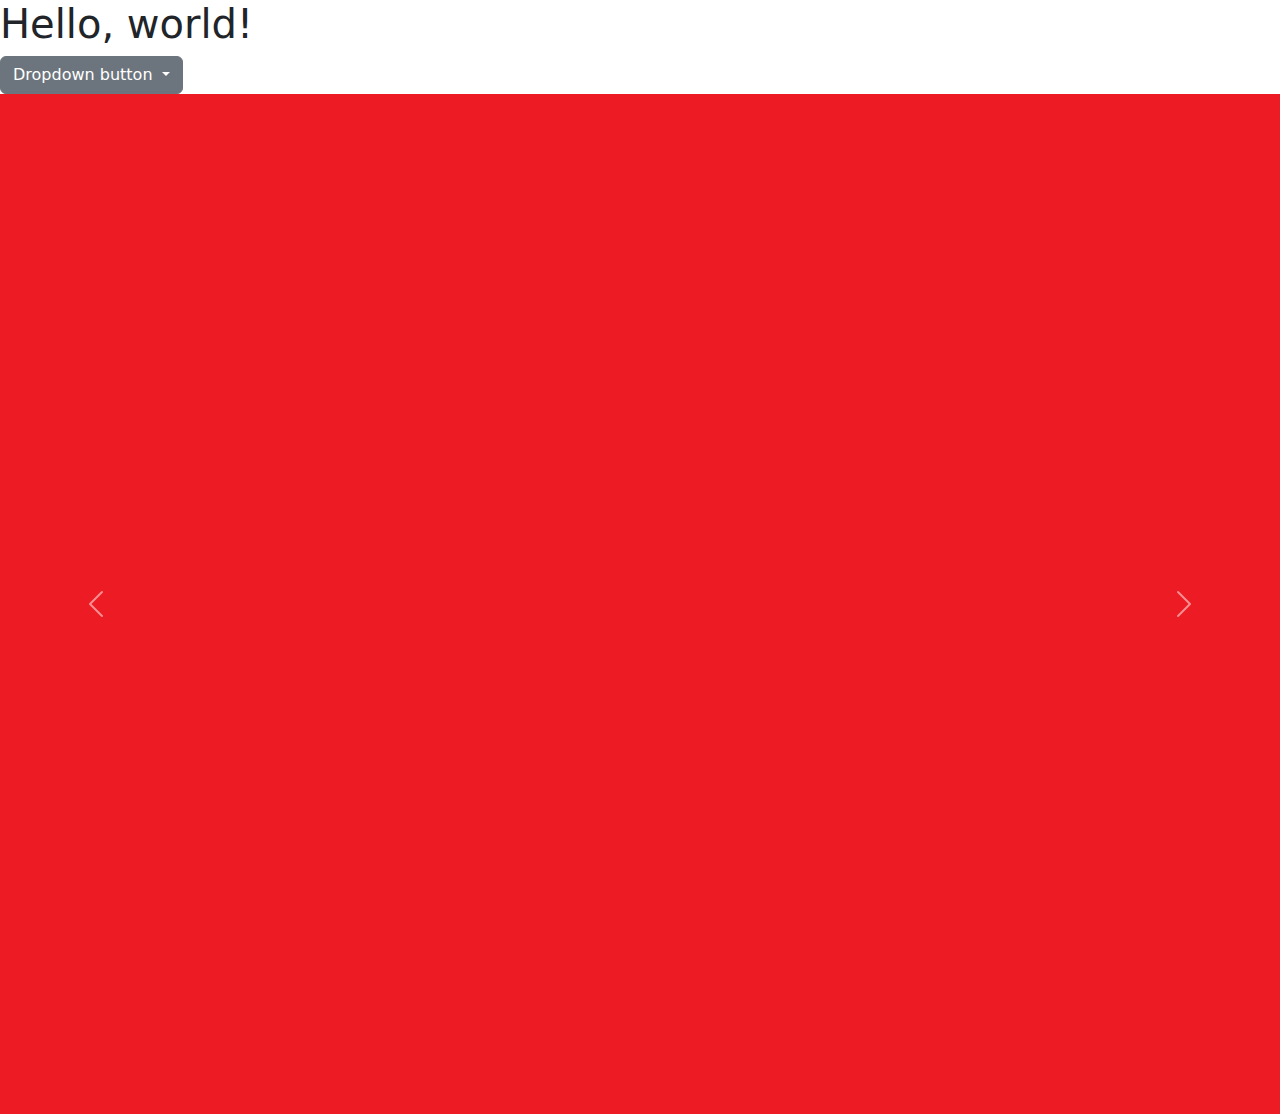
<file: bootstrap/index.html>
<!doctype html>
<html lang="en">
  <head>
    <meta charset="utf-8">
    <meta name="viewport" content="width=device-width, initial-scale=1">
    <title>Bootstrap demo</title>
    <link href="bootstrap.min.css" rel="stylesheet">
  </head>
  <body>
    <h1>Hello, world!</h1>
    <script src="bootstrap.bundle.min.js"></script>

<div class="dropdown">
  <button class="btn btn-secondary dropdown-toggle" type="button" data-bs-toggle="dropdown" aria-expanded="false">
    Dropdown button
  </button>
  <ul class="dropdown-menu">
    <li><a class="dropdown-item" href="#">Action</a></li>
    <li><a class="dropdown-item" href="#">Another action</a></li>
    <li><a class="dropdown-item" href="#">Something else here</a></li>
  </ul>
</div>

<div id="carouselExampleControls" class="carousel slide" data-bs-ride="carousel">
  <div class="carousel-inner">
    <div class="carousel-item active">
      <img src="red.png" class="d-block w-100" alt="...">
    </div>
    <div class="carousel-item">
      <img src="green.png" class="d-block w-100" alt="...">
    </div>
    <div class="carousel-item">
      <img src="blue.png" class="d-block w-100" alt="...">
    </div>
  </div>
  <button class="carousel-control-prev" type="button" data-bs-target="#carouselExampleControls" data-bs-slide="prev">
    <span class="carousel-control-prev-icon" aria-hidden="true"></span>
    <span class="visually-hidden">Previous</span>
  </button>
  <button class="carousel-control-next" type="button" data-bs-target="#carouselExampleControls" data-bs-slide="next">
    <span class="carousel-control-next-icon" aria-hidden="true"></span>
    <span class="visually-hidden">Next</span>
  </button>
</div>

  </body>
</html>
</file>
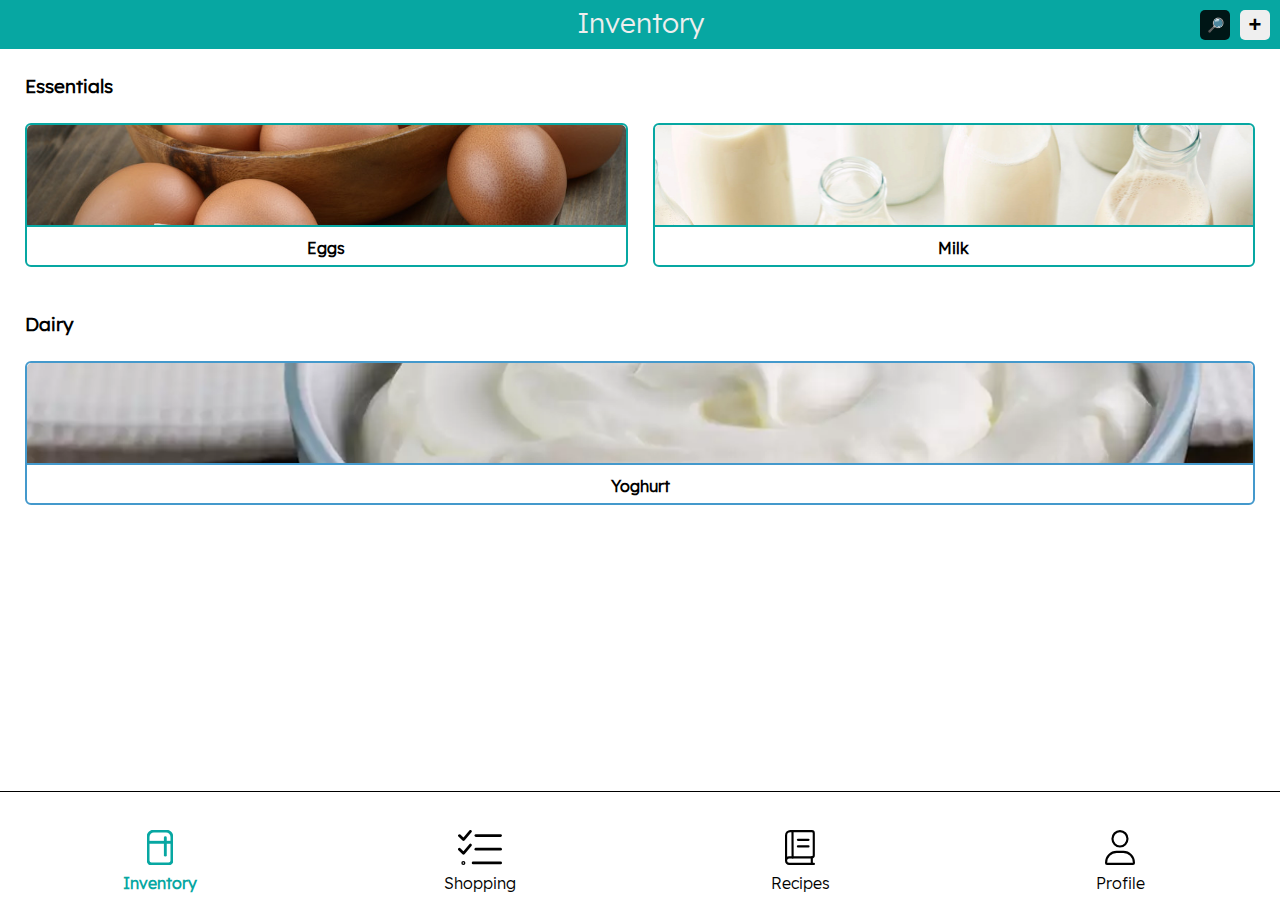
<file: inventory.html>
<!DOCTYPE html>
<html>
  <head>
    <title>Kitchen Kompanian</title>
    <meta charset="utf-8" />
    <meta name="viewport" content="width=device-width, initial-scale=1" />
    <script src="./jquery-3.6.1.min.js"></script>
    <link href="./styles.css" rel="stylesheet" />
    <link href="./inventory.css" rel="stylesheet" />
  </head>

  <body>
    <div id="inventory-page" class="main-page">
      <h1>Inventory</h1>
      <button class="but mag" onclick="search()">🔎</button>
      <button class="but add">+</button>
    </div>

    <div class="item-rows">
      <h3>Essentials</h3>
      <ul id="essentials">
        <li>
          <div class="inv-card inv-small">
            <img src="inventory/eggs.jpg" alt="Avatar" />
            <div class="container">
              <h4><b>Eggs</b></h4>
            </div>
          </div>
        </li>
        <li>
          <div class="inv-card inv-small">
            <img src="inventory/milk.png" alt="Avatar" />
            <div class="container">
              <h4><b>Milk</b></h4>
            </div>
          </div>
        </li>
      </ul>

      <h3>Dairy</h3>
      <ul id="dairy">
        <li>
          <div class="inv-card inv-small">
            <img src="inventory/yoghurt.png" alt="Avatar" />
            <div class="container">
              <h4><b>Yoghurt</b></h4>
            </div>
          </div>
        </li>
      </ul>
    </div>

    <div id="new_item">
      <div class="inv-card large">
        <div class="center">
          <input
            type="image"
            src="inventory/no_img.png"
            id="old_img"
            onclick="upload()"
            accept="image/png, image/jpeg"
          />
          <input type="file" id="new_img" onchange="readURL(this);" />
          <div class="container">
            <input type="text" id="new_food" placeholder="Food Name" /><br />

            <input
              type="checkbox"
              class="but cat_tag"
              id="es"
              value="essentials"
            />
            <label for="es">Essentials</label>
            <input type="checkbox" class="but cat_tag" id="dy" value="dairy" />
            <label for="dy">Dairy</label>
            <button class="but add_label">+</button><br />

            <input type="text" id="new_qty" placeholder="Quantity" />
            <input type="text" id="new_qty_unit" placeholder="Unit" /><br />

            <input type="checkbox" class="but diet_tag vg" id="vg" value="vg" />
            <label for="vg">Vg</label>
            <input type="checkbox" class="but diet_tag v" id="v" value="v" />
            <label for="v">V</label>
            <input type="checkbox" class="but diet_tag k" id="k" value="k" />
            <label for="k">כשר</label>
            <input type="checkbox" class="but diet_tag h" id="h" value="h" />
            <label for="h">حلال</label>
            <input type="checkbox" class="but diet_tag gf" id="gf" value="gf" />
            <label for="gf">GF</label>
            <input type="checkbox" class="but diet_tag nf" id="nf" value="nf" />
            <label for="nf">NF</label>
            <input type="checkbox" class="but diet_tag sf" id="sf" value="sf" />
            <label for="sf">SF</label>
            <button class="but add_label">+</button><br />

            <label for="date">Use by: </label>
            <input type="date" id="date" />
            <textarea id="notes" placeholder="Notes" rows="3"></textarea>
          </div>
        </div>
        <div class="foot">
          <button class="but cancel">cancel</button>
          <button class="but done">done</button>
        </div>
      </div>
    </div>

    <div class="inv-card large" id="info">
      <button class="but" id="close">✕</button>
      <button class="but" id="change">🖉</button>
      <button class="but" id="delete" onclick="search()">🗑</button>
      <div class="center">
        <input
          type="image"
          src="inventory/no_img.png"
          id="exst_old_img"
          onclick="upload()"
          accept="image/png, image/jpeg"
        />
        <input type="file" id="exst_new_img" onchange="readURL(this);" />
      </div>
      <div class="center">
        <div class="container">
          <input type="text" id="exst_food" placeholder="Food Name" /><br />

          <input
            type="checkbox"
            class="but exst_cat_tag"
            id="e_es"
            value="essentials"
          />
          <label for="e_es">Essentials</label>
          <input type="checkbox" class="but exst_cat_tag" id="e_dy" value="dairy" />
          <label for="e_dy">Dairy</label>
          <button class="but add_label">+</button><br />

          <input type="text" id="exst_qty" placeholder="Quantity" />
          <input type="text" id="exst_qty_unit" placeholder="Unit" /><br />

          <input type="checkbox" class="but exst_diet_tag vg" id="e_vg" value="vg" />
          <label for="e_vg">Vg</label>
          <input type="checkbox" class="but exst_diet_tag v" id="e_v" value="v" />
          <label for="e_v">V</label>
          <input type="checkbox" class="but exst_diet_tag k" id="e_k" value="k" />
          <label for="e_k">כשר</label>
          <input type="checkbox" class="but exst_diet_tag h" id="e_h" value="h" />
          <label for="e_h">حلال</label>
          <input type="checkbox" class="but exst_diet_tag gf" id="e_gf" value="gf" />
          <label for="e_gf">GF</label>
          <input type="checkbox" class="but exst_diet_tag nf" id="e_nf" value="nf" />
          <label for="e_nf">NF</label>
          <input type="checkbox" class="but exst_diet_tag sf" id="e_sf" value="sf" />
          <label for="e_sf">SF</label>
          <button class="but add_label">+</button><br />

          <label for="date">Use by: </label>
          <input type="date" id="date" />
          <textarea id="exst_notes" placeholder="Notes" rows="4"></textarea>
        </div>
      </div>
    </div>

    <div id="fake-keyboard" class="sticky-bottom" style="display: none;z-index: 999;object-fit: revert;height:revert;">
      <img src="./static/on-screen-keyboard-light.jpg" alt="" width="100%;" height="100%;">
    </div>

    <!-- Bottom Nav Bar -->
    <nav class="main-nav">
      <a class="nav-item active" href="./inventory.html">
        <img
          class="nav-icon"
          src=".\static\icons\refrigerator-active.svg"
          style="height: 50%; margin-bottom: 3pt; object-fit: fill"
        />
        <div class="nav-label">Inventory</div>
      </a>
      <a class="nav-item" href="./shopping.html">
        <img
          class="nav-icon"
          src=".\static\icons\listcheck.svg"
          style="height: 50%; margin-bottom: 3pt; object-fit: fill"
        />
        <div class="nav-label">Shopping</div>
      </a>
      <a class="nav-item" href="./recipe.html">
        <img
          class="nav-icon"
          src=".\static\icons\book.svg"
          style="height: 50%; margin-bottom: 3pt; object-fit: fill"
        />
        <div class="nav-label">Recipes</div>
      </a>
      <a class="nav-item" href=".\profile.html">
        <img
          class="nav-icon"
          src=".\static\icons\user.svg"
          style="height: 50%; margin-bottom: 3pt; object-fit: fill"
        />
        <div class="nav-label">Profile</div>
      </a>
    </nav>
  </body>
  <script src="inventory/inventory.js"></script>
</html>
</file>
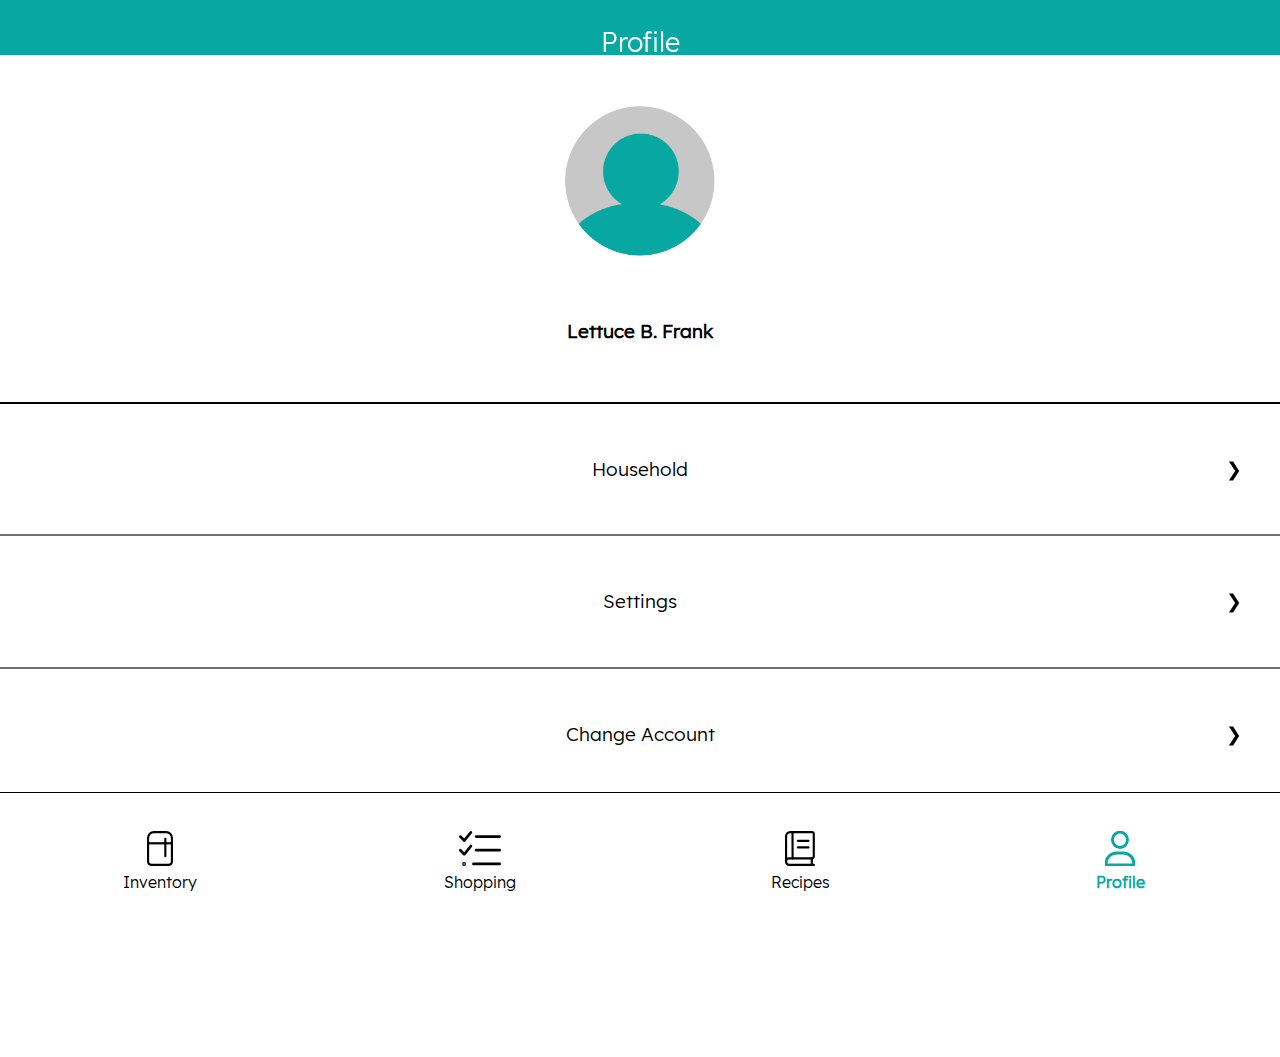
<file: profile.html>
<!DOCTYPE html>
<html lang="en">
    <head>
        <meta charset="utf-8" />
        <title>Kitchen Kompanion</title>
        <meta name="viewport" content="width=device-width, initial-scale=1">
        <script src="./profile_files/profile_script.js"></script>
        <link href="./bootstrap/bootstrap.min.css" rel="stylesheet">
        <link href="./profile_files/profile_style.css" rel="stylesheet">
        <link href="./styles.css" rel="stylesheet">
    </head>

    <body>
        <div id="header">
            <h1 id="title">Profile</h1>
        </div>
        <div id="tophalf">
            <!-- show profile picture and user name -->
            <div id="imagecrop"><img id="ppic" src="./profile_files/images/Profile_Pic.png" height="150px" /></div>
            <h2 id="name">Lettuce B. Frank</h2>
        </div>
        <div class="menu" id="bottomhalf">
            <!-- show option buttons -->
            <button onclick="openHousehold()" class="menuButton">Household <span class="right-symbol">❯</span></button>
            <button onclick="openSettings()" class="menuButton">Settings <span class="right-symbol">❯</span></button>
            <button onclick="openChangeAccounts()" class="menuButton">Change Account <span class="right-symbol">❯</span></button>
        </div>

        <!--Household menu-->
        <div id="household" style="display: none;">
          <div class="member LettuceB.FrankVegetarianGreens">
            <img class="ppic_house" src="./profile_files/images/Profile_Pic.png" height="50px" />
            <h2 class="member_name">Lettuce B. Frank</h2>
            <p class="member_desc">Allergies/Dietary Restrictions: Vegetarian</p>
            <p class="member_desc">Preferences: Greens</p>
            <div id="LettuceB.FrankVegetarianGreensDelete">
              <button class="deleteMem" onclick="openDeleteConfirm('LettuceB.FrankVegetarianGreensDelete', 'LettuceB.FrankVegetarianGreensConfirm')">Delete</button>
            </div>
            <div id="LettuceB.FrankVegetarianGreensConfirm" style="display: none;">
              <p>Are you sure you want to delete this user?</p>
              <button class="button" onclick="closeDeleteConfirm('LettuceB.FrankVegetarianGreensDelete', 'LettuceB.FrankVegetarianGreensConfirm')">Cancel</button>
              <button class="deleteMem" onclick="deleteMember('LettuceB.FrankVegetarianGreens', 'Lettuce B. Frank')">Delete</button>
            </div>
          </div>

          <div class="member KandyKanePeanutAllergy,LactoseIntolerantSweets">
            <img class="ppic_house" src="./profile_files/images/Profile_Pic.png" height="50px" />
            <h2 class="member_name">Kandy Kane</h2>
            <p class="member_desc">Allergies/Dietary Restrictions: Peanut Allergy, Lactose Intolerant</p>
            <p class="member_desc">Preferences: Sweets</p>
            <div id="KandyKanePeanutAllergy,LactoseIntolerantSweetsDelete">
              <button class="deleteMem" onclick="openDeleteConfirm('KandyKanePeanutAllergy,LactoseIntolerantSweetsDelete', 'KandyKanePeanutAllergy,LactoseIntolerantSweetsConfirm')">Delete</button>
            </div>
            <div id="KandyKanePeanutAllergy,LactoseIntolerantSweetsConfirm" style="display: none;">
              <p>Are you sure you want to delete this user?</p>
              <button class="button" onclick="closeDeleteConfirm('KandyKanePeanutAllergy,LactoseIntolerantSweetsDelete', 'KandyKanePeanutAllergy,LactoseIntolerantSweetsConfirm')">Cancel</button>
              <button class="deleteMem" onclick="deleteMember('KandyKanePeanutAllergy,LactoseIntolerantSweets', 'Kandy Kane')">Delete</button>
            </div>
          </div>
          
          <div class="member TomA.TowNoneNone">
            <img class="ppic_house" src="./profile_files/images/Profile_Pic.png" height="50px" />
            <h2 class="member_name">Tom A. Tow</h2>
            <p class="member_desc">Allergies/Dietary Restrictions: None</p>
            <p class="member_desc">Preferences: None</p>
            <div id="TomA.TowNoneNoneDelete">
              <button class="deleteMem" onclick="openDeleteConfirm('TomA.TowNoneNoneDelete', 'TomA.TowNoneNoneConfirm')">Delete</button>
            </div>
            <div id="TomA.TowNoneNoneConfirm" style="display: none;">
              <p>Are you sure you want to delete this user?</p>
              <button class="button" onclick="closeDeleteConfirm('TomA.TowNoneNoneDelete', 'TomA.TowNoneNoneConfirm')">Cancel</button>
              <button class="deleteMem" onclick="deleteMember('TomA.TowNoneNone', 'Tom A. Tow')">Delete</button>
            </div>
          </div>
          
        </div>
        <div class="menu" id="housebuttons" style="display: none;">
          <button onclick="openAdd()" class="menuButton" style="border-top: #707070 solid 2px;">Add Member <span class="right-symbol">❯</span></button>
        </div>

        <!--Add member to household menu-->
        <div class="menu" id="addMenu" style="display: none;">
          <form>
            <br/>
            <label for="newName">Name:</label>
            <input class="addInputs inputs" id="newName" name="newName" placeholder="Name"/><br/>
            <label for="newRestrict">Allergies/Dietary Restrictions:</label><br/>
            <textarea class="addInputs textareas" id="newRestrict" name="newRestrict" rows="2" placeholder="Restrictions"></textarea><br/>
            <label for="newPref">Preferences:</label><br/>
            <textarea class="addInputs textareas" id="newPref" name="newPref" rows="2" placeholder="Preferences"></textarea>
          </form>
          <br/>
          <button class="addButtons deleteMem" onclick="closeAdd()">Cancel</button>
          <button class="button addButtons" onclick="addMember()">Add</button>
        </div>

        <!--Settings menu-->
        <div class="menu" id="settings" style="display: none;">
          <!-- settings buttons -->
          <form id="settingsForm" autocomplete="off">
            <h2 class="settingsSect">Accessibility (Not Implemented)</h2><hr>
            
            <label class="settingsLabel" for="Language">Language:</label>
            <select id="dropdown" class="settingsInput" name="Language">
              <option>English</option>
              <option>Function</option>
              <option>Not</option>
              <option>Implemented</option>
            </select>
            
            <br><br>
            <label class="settingsLabel" for="DarkMode">Dark Mode</label>
            <label class="slideSwitch settingsInput">
              <input class="hideCheck" name="Darkmode" type="checkbox">
              <span class="slideReplace"></span>
            </label>

            <br><br>
            <label class="settingsLabel" for="Email">Link Email:</label>
            <input id="email" class="settingsInput inputs" type="email" placeholder="example@email.com">

            <br><br>
            <span id="unimple" style="display: none;">Not Implemented</span>
            <button class="button settingsInput" type="button" onclick="toggleUnimple()">Send Verification</button>
            <br><br>

            <span id="privacy">
              <h2 class="settingsSect">Privacy (Not Implemented)</h2><hr>
              <label class="settingsLabel" for="ShowPref">Show Preferences</label>
              <label class="slideSwitch settingsInput">
                <input class="hideCheck" name="Darkmode" type="checkbox" checked>
                <span class="slideReplace"></span>
              </label>
              <br><br>

              <label class="settingsLabel" for="setOne">Unimplemented Settings 1</label>
              <label class="slideSwitch settingsInput">
                <input class="hideCheck" name="setOne" type="checkbox">
                <span class="slideReplace"></span>
              </label>
              <br><br>

              <label class="settingsLabel" for="setTwo">Unimplemented Settings 2</label>
              <label class="slideSwitch settingsInput">
                <input class="hideCheck" name="setTwo" type="checkbox">
                <span class="slideReplace"></span>
              </label>
              <br><br>

              <label id="finalSetting" class="settingsLabel" for="setThree">Unimplemented Settings 3</label>
              <label class="slideSwitch settingsInput">
                <input class="hideCheck" name="setThree" type="checkbox">
                <span class="slideReplace"></span>
              </label>
          </span>
          </form>
        </div>

        <!--Change account menu-->
        <div id="change" style="display: none;">
            <p id="changeText">Select user to log in as:</p>
            <button id="firstButton" class="menuButton LettuceB.FrankVegetarianGreens" onclick="changeAccount('Lettuce B. Frank')">Lettuce B. Frank</button>
            <button class="menuButton KandyKanePeanutAllergy,LactoseIntolerantSweets" onclick="changeAccount('Kandy Kane')">Kandy Kane</button>
            <button class="menuButton TomA.TowNoneNone" onclick="changeAccount('Tom A. Tow')">Tom A. Tow</button>
        </div>

        <!-- Bottom Nav Bar -->
        <nav class="main-nav">
          <a class="nav-item" href="./inventory.html">
            <img class="nav-icon" src=".\static\icons\refrigerator.svg">
            <div class="nav-label">Inventory</div>
          </a>
          <a class="nav-item" href="./shopping.html">
            <img class="nav-icon" src=".\static\icons\listcheck.svg">
            <div class="nav-label">Shopping</div>
          </a>
          <a class="nav-item" href="./recipe.html">
            <img class="nav-icon" src=".\static\icons\book.svg">
            <div class="nav-label">Recipes</div>
          </a>
          <!-- href=".\profile.html" -->
          <a class="nav-item active" onclick="returnToMenu()" >
            <img class="nav-icon" src=".\static\icons\user-active.svg">
            <div class="nav-label">Profile</div>
          </a>
        </nav>

        <div id="fake-keyboard" class="sticky-bottom" style="display: none; position: absolute; z-index: 1;">
          <img src="./static/on-screen-keyboard-light.jpg" alt="" width="100%;" height="100%;">
        </div>
        
        <script>
          let element = document.getElementById("newName");
          if (element != null){
              element.addEventListener("focusin", function() {
                  document.getElementById("fake-keyboard").style.display = "block";
                  document.getElementById("addMenu").style.marginBottom = "0%";
              }); 
              element.addEventListener("focusout", function() {
                  document.getElementById("fake-keyboard").style.display = "none";
                  document.getElementById("addMenu").style.marginBottom = "20%";
              }); 
          }

          element = document.getElementById("newRestrict");
          if (element != null){
              element.addEventListener("focusin", function() {
                  document.getElementById("fake-keyboard").style.display = "block";
                  document.getElementById("addMenu").style.marginBottom = "0%";
              }); 
              element.addEventListener("focusout", function() {
                  document.getElementById("fake-keyboard").style.display = "none";
                  document.getElementById("addMenu").style.marginBottom = "20%";
              }); 
          }

          element = document.getElementById("newPref");
          if (element != null){
              element.addEventListener("focusin", function() {
                  document.getElementById("fake-keyboard").style.display = "block";
                  document.getElementById("addMenu").style.marginBottom = "0%";
              }); 
              element.addEventListener("focusout", function() {
                  document.getElementById("fake-keyboard").style.display = "none";
                  document.getElementById("addMenu").style.marginBottom = "20%";
              }); 
          }

          element = document.getElementById("email");
          console.log(element);
          if (element != null){
              element.addEventListener("focusin", function() {
                  document.getElementById("fake-keyboard").style.display = "block";
                  document.getElementById("privacy").style.display = "none";
              }); 
              element.addEventListener("focusout", function() {
                  document.getElementById("fake-keyboard").style.display = "none";
                  document.getElementById("privacy").style.display = "block";
              }); 
          }
        </script>
    </body>
</html>
</file>
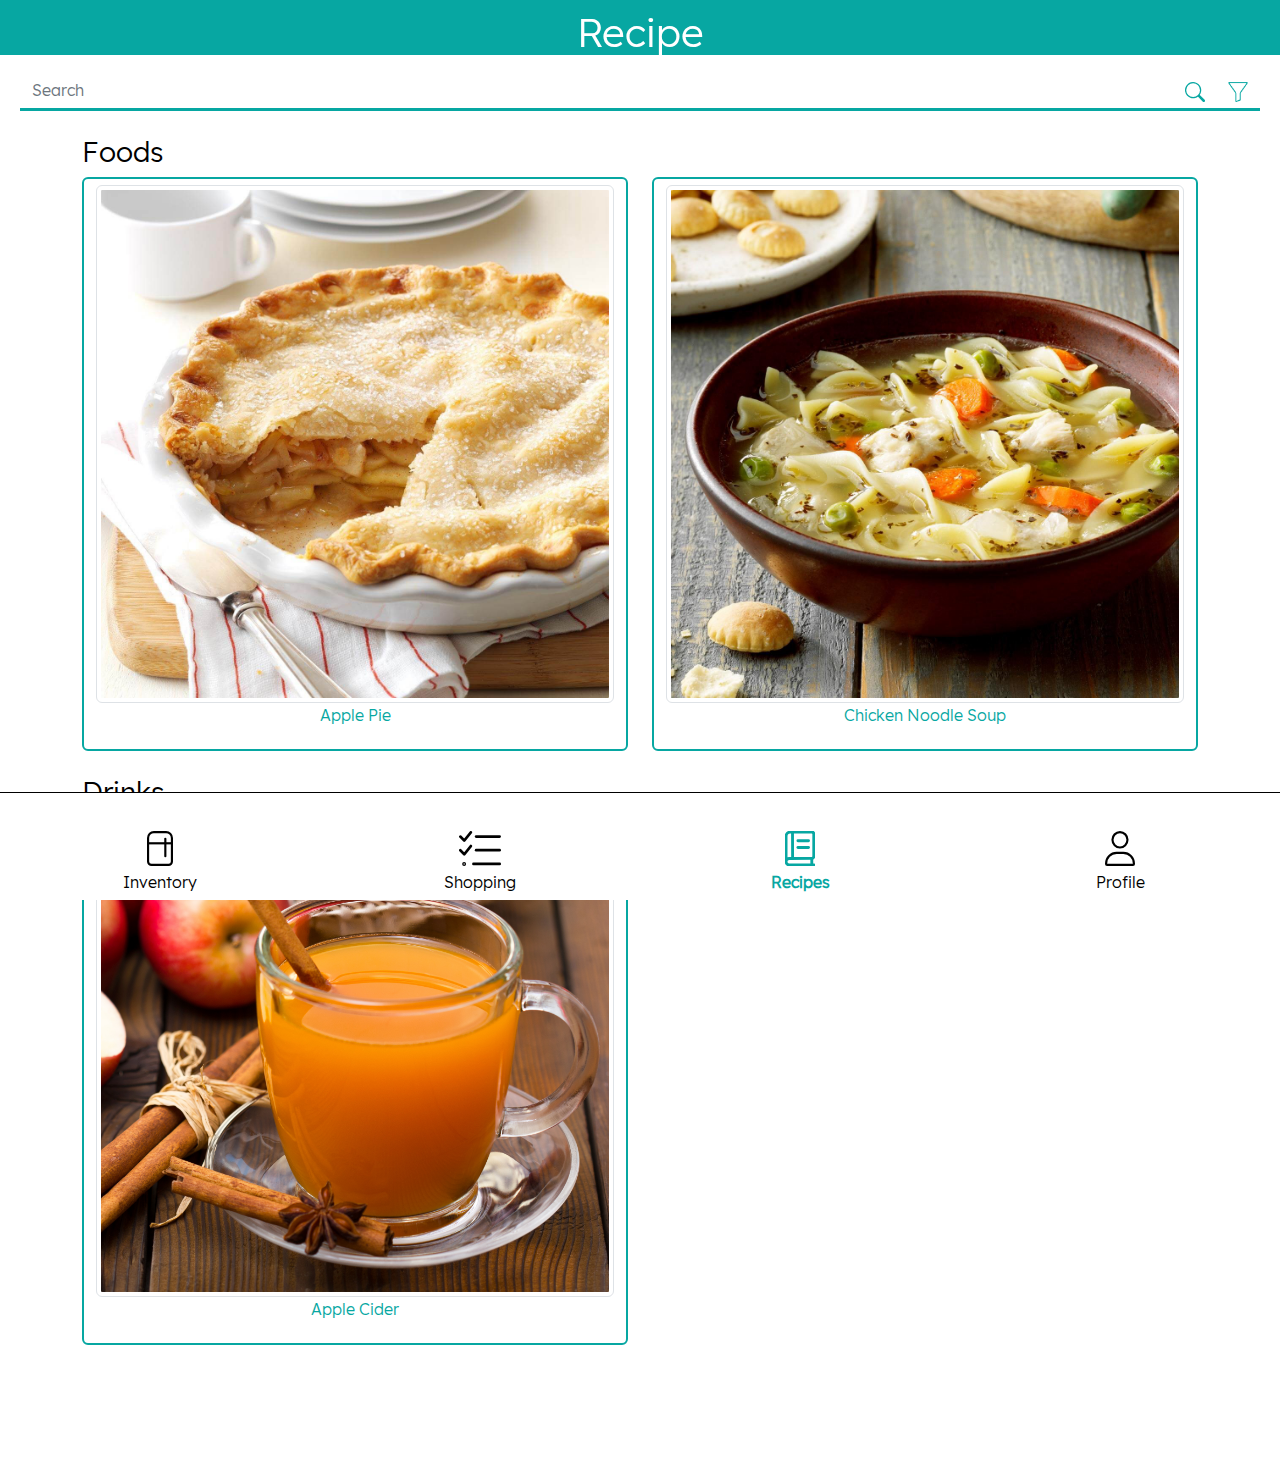
<file: recipe.html>
<!DOCTYPE html>
<html>

<head>
  <title>Kitchen Kompanian</title>
  <meta charset="utf-8">
  <meta name="viewport" content="width=device-width, initial-scale=1">
  <script src="./jquery-3.6.1.min.js"></script>
  <script src="bootstrap/bootstrap.bundle.min.js"></script>
  <link href="bootstrap/bootstrap.min.css" rel="stylesheet">
  <link href="./styles.css" rel="stylesheet">
  <link href="recipes/recipe.css" rel="stylesheet">
  <script src="./nav.js"></script>
</head>

<body>
  <br>
  <!-- Top Nav Bar -->
  <div id="recipe-page" class="main-page">
    <nav class="navbar heading fixed-top bg-light">
      <div class="container-fluid justify-content-center">
        <h1>Recipe</h1>
      </div>
    </nav>
  </div>

  <!-- Body -->

  <div class="recipe-body">

  <div class="recipe-search-bar input-group my-2">
      <input type="text" class="form-control recipe-searchbar" id="recipe-searchbar" placeholder="Search">
      <button id="add" class="input-group-text search-button btn btn-outline-success">
        <span class="input-group-append" onclick="search()">
          <svg xmlns="http://www.w3.org/2000/svg" width="20" height="20" fill="currentColor" class="bi bi-search"
          viewBox="0 0 16 16">
          <path
            d="M11.742 10.344a6.5 6.5 0 1 0-1.397 1.398h-.001c.03.04.062.078.098.115l3.85 3.85a1 1 0 0 0 1.415-1.414l-3.85-3.85a1.007 1.007 0 0 0-.115-.1zM12 6.5a5.5 5.5 0 1 1-11 0 5.5 5.5 0 0 1 11 0z" />
        </svg>
      </button>
      <button class = "btn search-button" onclick="filterShow()" id="filter-button">
        <img src="./static/filter.png" id="filter-button-img" height="20px" width="20px">
      </button>
  </div>

  <div class="container filter" id="filter-menu" style="display: none;">
    <div class="row">
      <div class="col-6">
        <h6><b>Dietary Restrictions</b></h6>
        <td class="check">
          <input type="checkbox" class="check"> Gluten Free
          <br>
          <input type="checkbox" class="check"> Vegetarian
          <br>
          <input type="checkbox" class="check"> Vegan
          <br>
          <input type="checkbox" class="check"> NF
          <br>
          <input type="checkbox" class="check"> SF
        </td>
    </div>
    <div class="col-6">
      <h6><b>Cook Level</b></h6>
      <input type="checkbox" class="check"> Easy
      <br>
      <input type="checkbox" class="check"> Intermediate
      <br>
      <input type="checkbox" class="check"> Expert
    </div>
    <div class="col-6">
      <h6><b>Time</b></h6>
      Min <input type="text" class="time-filter" id="timer-min" placeholder="Minutes" min="0" max="500">
      <br>
      Max <input type="text" class="time-filter" id="timer-max" placeholder="Minutes" min="0" max="500">
    </div>
    <div class="col-6">
      <input type="checkbox" class="check"> Only Ingredients in Inventory
      <br>
      <input type="checkbox" class="check"> Favorites
    </div>
    <br>
    <div style="margin: auto; color: red;">
      This feature has not been implemented.
    </div>
  </div>

  </div>

  <div class="all-recipes container">
    <div class="row mt-4">
      <h3>Foods</h3>
      <div class="col-6 recipe-option">
        <a href="./recipes/applepie.html">
          <button type="button" class="recipe-img btn btn-outline-info">
            <img src="static/apple_pie_image.jpg" class="rounded img-thumbnail" alt="apple pie recipe">
            <br>
            <p>Apple Pie</p>
          </button>
        </a>
      </div>
      <div class="col-6 recipe-option">
        <a href="./recipes/chickennoodlesoup.html">
          <button type="button" class="recipe-img btn btn-outline-info">
            <img src="static/chicken_noodle_soup_square.jpg" class="rounded img-thumbnail" alt="chicken noodle soup recipe">
            <br>
            <p>Chicken Noodle Soup</p>
          </button>
        </a>
      </div>
    </div>
    <div class="row mt-4">
      <h3>Drinks</h3>
      <div class="col-6 recipe-option">
        <a href="./recipes/applecider.html">
          <button type="button" class="recipe-img btn btn-outline-info">
            <img src="static/apple_cider_square.jpg" class="rounded img-thumbnail" alt="apple cider recipe">
            <br>
            <p>Apple Cider</p>
          </button>
        </a>
      </div>
    </div>
  </div>

  <br>
  <br>
  <br>
</div>

  <!-- Bottom Nav Bar -->
  <nav class="main-nav">
    <a class="nav-item" href="./inventory.html">
      <img class="nav-icon" src=".\static\icons\refrigerator.svg">
      <div class="nav-label">Inventory</div>
    </a>
    <a class="nav-item" href="./shopping.html">
      <img class="nav-icon" src=".\static\icons\listcheck.svg">
      <div class="nav-label">Shopping</div>
    </a>
    <a class="nav-item active" href="./recipe.html">
      <img class="nav-icon" src=".\static\icons\book-active.svg">
      <div class="nav-label">Recipes</div>
    </a>
    <a class="nav-item" href=".\profile.html">
      <img class="nav-icon" src=".\static\icons\user.svg">
      <div class="nav-label">Profile</div>
    </a>
  </nav>

  
  <div id="fake-keyboard" class="sticky-bottom" style="display: none;">
    <img src="./static/on-screen-keyboard-light.jpg" alt="" width="100%;" height="100%;">
  </div>

</body>

<script src="recipes/script.js"></script>
<script>
    const other = document.getElementById("timer-min");
  console.log(other)
  if (other != null){
      other.addEventListener("focusin", function() {
          document.getElementById("fake-keyboard").style.display = "block";
          window.scrollBy(0, 150);
      }); 
      other.addEventListener("focusout", function() {
          document.getElementById("fake-keyboard").style.display = "none";
      }); 
  }

  const other2 = document.getElementById("timer-max");
  console.log(other2)
  if (other2 != null){
      other2.addEventListener("focusin", function() {
          document.getElementById("fake-keyboard").style.display = "block";
          window.scrollBy(0, 150);
      }); 
      other2.addEventListener("focusout", function() {
          document.getElementById("fake-keyboard").style.display = "none";
      }); 
  }
</script>

</html>
</file>
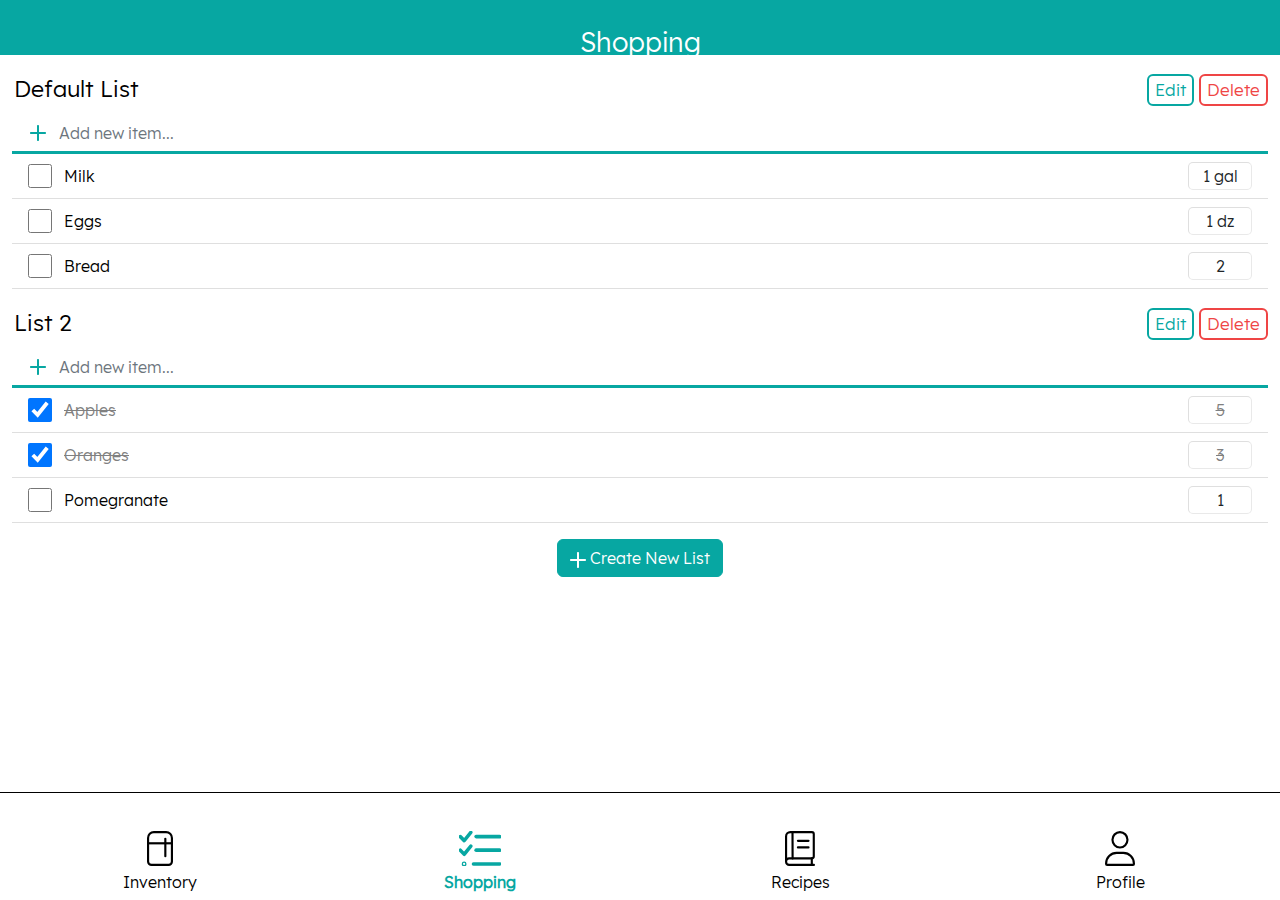
<file: shopping.html>
<!DOCTYPE html>
<html>
  <head>
    <title>Kitchen Kompanian</title>
    <meta charset="utf-8">
    <meta name="viewport" content="width=device-width, initial-scale=1">

    <script src="./jquery-3.6.1.min.js"></script>
    <script src="bootstrap/bootstrap.bundle.min.js"></script>
    <script src="./shopping/shopping.js"></script>
    <script src="./nav.js"></script>

    <link href="bootstrap/bootstrap.min.css" rel="stylesheet">  
    <link href="./styles.css" rel="stylesheet">
    <link href="./shopping/shopping.css" rel="stylesheet">

  </head>
  <body>
    <div id="header">
      <h1 id="title">Shopping</h1>
    </div>
    <div id="shopping-page" class="main-page container-fluid">  
      <div id="list-container">
          
      </div>

      <div class="d-flex justify-content-center my-3">
        <button id="new-list-btn" class="btn btn-primary">
          <img id="new-list-icon" src=".\static\icons\plus-white.svg"> Create New List
        </button>
      </div>
    </div>
    <!-- Bottom Nav Bar -->
    <nav class="main-nav">
      <a class="nav-item" href="./inventory.html">
        <img class="nav-icon" src=".\static\icons\refrigerator.svg">
        <div class="nav-label">Inventory</div>
      </a>
      <a class="nav-item active" href="./shopping.html">
        <img class="nav-icon" src=".\static\icons\listcheck-active.svg">
        <div class="nav-label">Shopping</div>
      </a>
      <a class="nav-item" href="./recipe.html">
        <img class="nav-icon" src=".\static\icons\book.svg">
        <div class="nav-label">Recipes</div>
      </a>
      <a class="nav-item" href=".\profile.html">
        <img class="nav-icon" src=".\static\icons\user.svg">
        <div class="nav-label">Profile</div>
      </a>
    </nav>
    <div id="fake-keyboard" class="sticky-bottom" style="display: none;">
      <img src="./static/on-screen-keyboard-light.jpg" alt="" width="100%;" height="100%;">
    </div>
  </body>
</html>
</file>
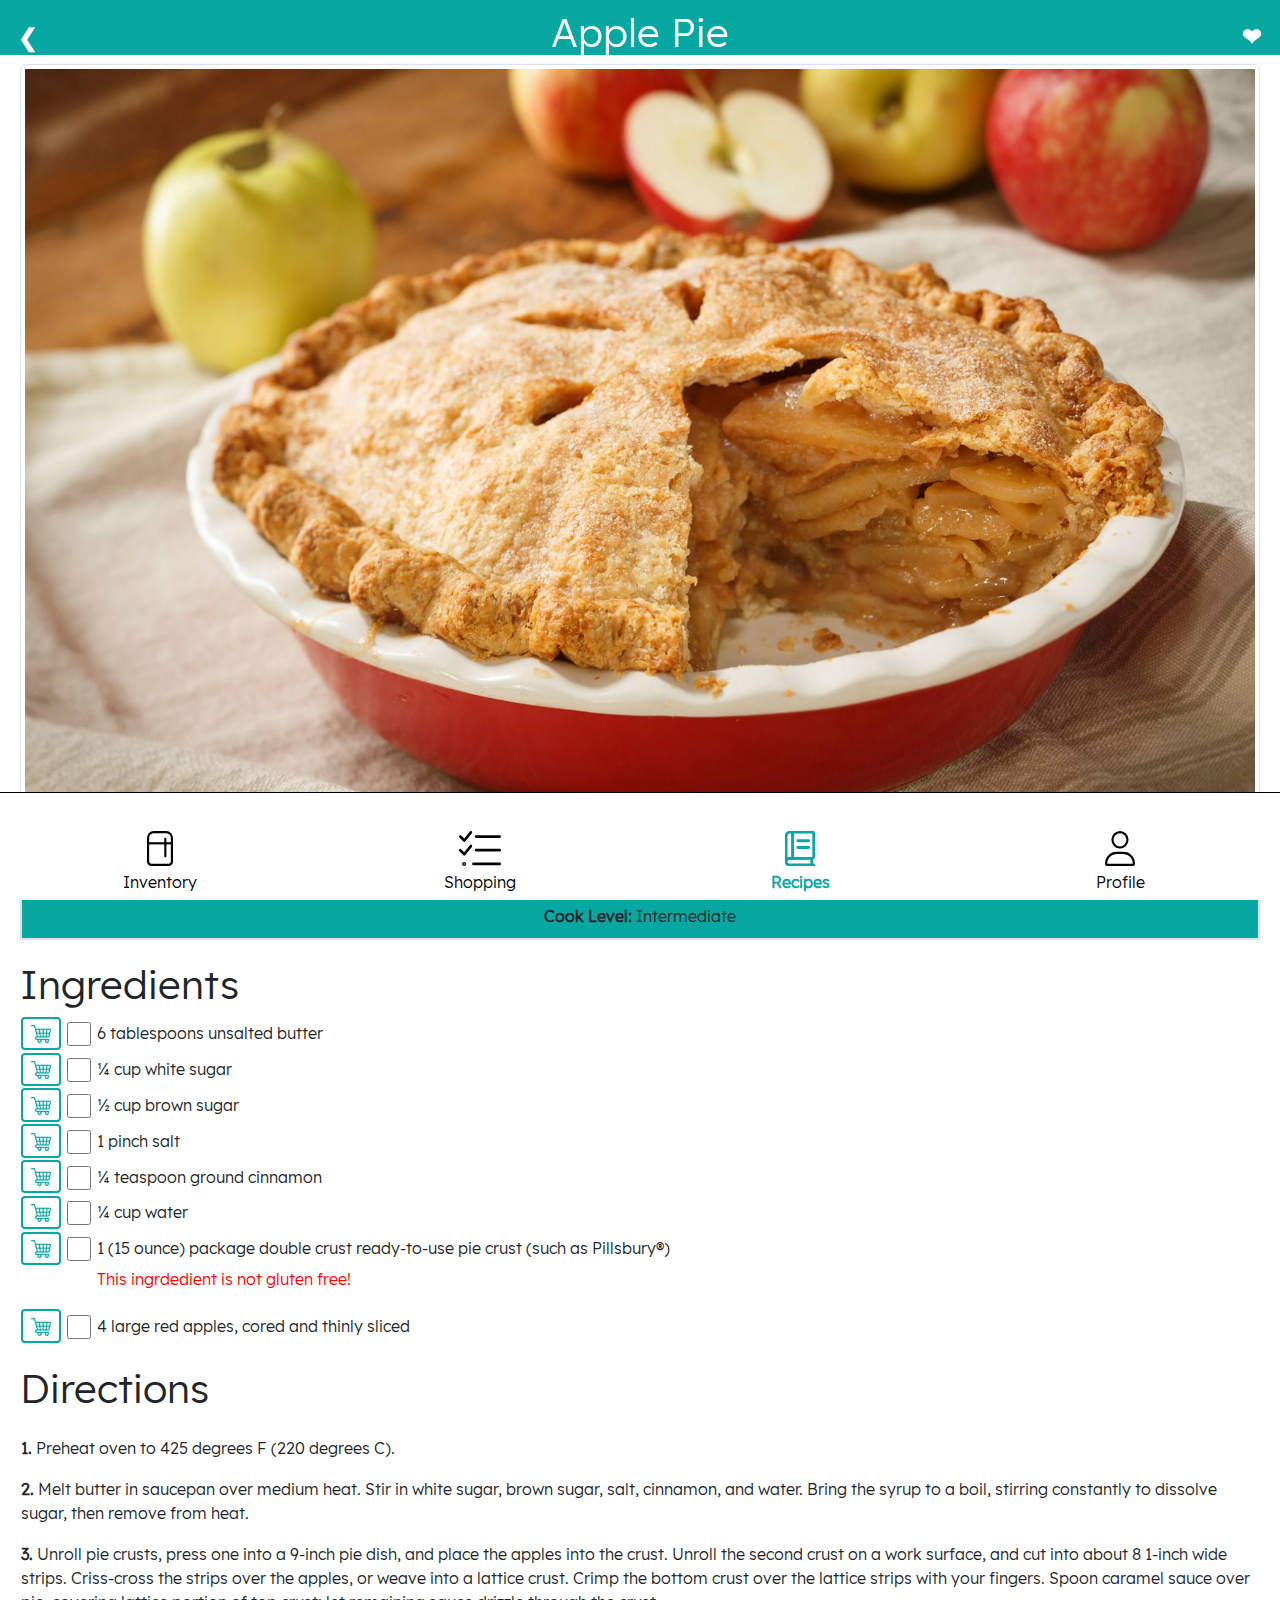
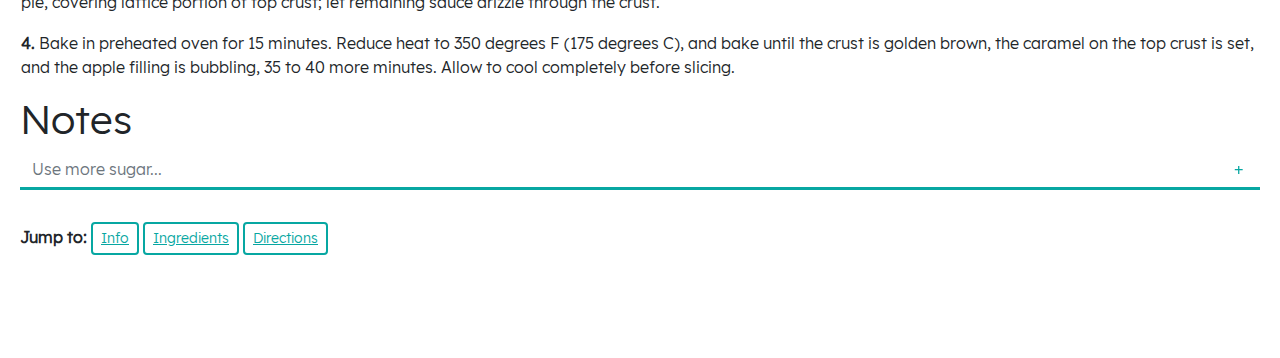
<file: recipes/applepie.html>
<!DOCTYPE html>
<html>

<head>
  <title>Kitchen Kompanian</title>
  <meta charset="utf-8">
  <meta name="viewport" content="width=device-width, initial-scale=1">
  <script src="https://ajax.googleapis.com/ajax/libs/jquery/3.6.0/jquery.min.js"></script>
  <script src="../bootstrap/bootstrap.bundle.min.js"></script>
  <script src="./script.js"></script>
  <link href="../bootstrap/bootstrap.min.css" rel="stylesheet">
  <link href="../styles.css" rel="stylesheet">
  <link href="./recipe.css" rel="stylesheet">
</head>

<body>
  <!-- Top Nav Bar -->
  <div id="recipe-page" class="main-page">
    <nav class="navbar bg-light fixed-top heading">
      <div class="container-fluid">
        <a href="../recipe.html">
          <button class="back-btn">
            ❮
          </button>
        </a>  
        <!-- Updates navbar to say the item name -->
        <h1>Apple Pie</h1>
        <button class="fav-btn" id="pie-fav" onclick="favorite('pie-fav')">❤</button> 
      </div>
    </nav>
  </div>

  <!-- Body -->
<br>
  <div class="recipe-body">
    <div class="recipe-info" id="info">
      <img src="../static/apple_pie_wide.jpg" class="rounded border-3 img-thumbnail" alt="apple pie recipe">
      <br>
      <div class="recipe-details border border-2 mt-2">
        <b>Servings: </b>8
        <br>
        <b>Prep Time: </b>30 mins
        <br>
        <b>Cook Time: </b>50 mins
        <br>
        <b>Cook Level: </b>Intermediate
        <br>
      </div>
    </div>

    <div class="recipe-ingredients" id="ingredients">
      <h1>Ingredients</h1>
      <table id="ingredients-list">
        <tr>
          <td class="plus">
            <button id="row1-plus" onclick="addToLocalStorage('row1')" class="plus-btn btn btn-sm input-group-append">
              <img src="../static/shopping-cart.png" height="20px" width="20px">
            </button>
          </td>
          <td class="check">
            <input type="checkbox" class="check" id="row1" onchange="todoChecked('row1')">
          </td>
          <td id="row1-text">6 tablespoons unsalted butter</td>
        </tr>

        <tr>
          <td class="plus">
            <button id="row2-plus" onclick="addToLocalStorage('row2')" class="plus-btn btn btn-sm input-group-append">
              <img src="../static/shopping-cart.png" height="20px" width="20px">
            </button>
          </td> 
          <td class="check">
            <input type="checkbox" class="check" id="row2" onchange="todoChecked('row2')">
          </td>
          <td id="row2-text">¼ cup white sugar</td>
        </tr>

        <tr>
          <td class="plus">
            <button id="row3-plus" onclick="addToLocalStorage('row3')" class="btn btn-sm input-group-append">
              <img src="../static/shopping-cart.png" height="20px" width="20px">
            </button>
          </td>
          <td class="check">
            <input type="checkbox" class="check" id="row3" onchange="todoChecked('row3')">
          </td>
          <td id="row3-text">½ cup brown sugar</td>
        </tr>

        <tr>
          <td class="plus">
            <button id="row4-plus" onclick="addToLocalStorage('row4')" class="btn btn-sm input-group-append">
              <img src="../static/shopping-cart.png" height="20px" width="20px">
            </button>
          </td>
          <td class="check">
            <input type="checkbox" class="check" id="row4" onchange="todoChecked('row4')">
          </td>
          <td id="row4-text">1 pinch salt</td>
        </tr>

        <tr>
          <td class="plus">
            <button id="row5-plus" onclick="addToLocalStorage('row5')" class="btn btn-sm input-group-append">
              <img src="../static/shopping-cart.png" height="20px" width="20px">
            </button>
          </td>          
          <td class="check">
            <input type="checkbox" class="check" id="row5" onchange="todoChecked('row5')">
          </td>
          <td id="row5-text">¼ teaspoon ground cinnamon</td>
        </tr>

        <tr>
          <td class="plus">
            <button id="row6-plus" onclick="addToLocalStorage('row6')" class="btn btn-sm input-group-append">
              <img src="../static/shopping-cart.png" height="20px" width="20px">
            </button>
          </td>          
          <td class="check">
            <input type="checkbox" class="check" id="row6" onchange="todoChecked('row6')">
          </td>
          <td id="row6-text">¼ cup water</td>
        </tr>

        <tr>
          <td class="plus">
            <button id="row7-plus" onclick="addToLocalStorage('row7')" class="btn btn-sm input-group-append">
              <img src="../static/shopping-cart.png" height="20px" width="20px">
            </button>
          </td>          
          <td class="check">
            <input type="checkbox" class="check" id="row7" onchange="todoChecked('row7')">
          </td>
          <td id="row7-text">1 (15 ounce) package double crust ready-to-use pie crust (such as Pillsbury®)</td>
        </tr>

        <tr>
          <td>
          </td>
          <td>
          </td>
          <td>
            <p style="color: red">This ingrdedient is not gluten free!</p>
          </td>
        </tr>


        <tr>
          <td class="plus">
            <button id="row8-plus" onclick="addToLocalStorage('row8')" class="btn btn-sm input-group-append">
              <img src="../static/shopping-cart.png" height="20px" width="20px">
            </button>
          </td>          
          <td class="check">
            <input type="checkbox" class="check" id="row8" onchange="todoChecked('row8')">
          </td>
          <td id="row8-text">4 large red apples, cored and thinly sliced</td>
        </tr>

      </table>
    </div>

    <div class="recipe-steps" id="directions">
      <h1>Directions</h1>
      <table class="directions-list">
        <tr>
          <td id="step-1" onclick="crossOut('step-1')"> <b>1.</b> Preheat oven to 425 degrees F (220 degrees C). </td>
        </tr>
        
        <tr>
          <td id="step-2" onclick="crossOut('step-2')"> <b>2.</b> Melt butter in saucepan over medium heat. Stir in white sugar, brown sugar, salt, cinnamon, and water. Bring the syrup to a boil, stirring constantly to dissolve sugar, then remove from heat. </td>
        </tr>

        <tr>
          <td id="step-3" onclick="crossOut('step-3')"> <b>3.</b> Unroll pie crusts, press one into a 9-inch pie dish, and place the apples into the crust. Unroll the second crust on a work surface, and cut into about 8 1-inch wide strips. Criss-cross the strips over the apples, or weave into a lattice crust. Crimp the bottom crust over the lattice strips with your fingers. Spoon caramel sauce over pie, covering lattice portion of top crust; let remaining sauce drizzle through the crust.  </td>
        </tr>

        <tr>
          <td id="step-4" onclick="crossOut('step-4')"> <b>4.</b> Bake in preheated oven for 15 minutes. Reduce heat to 350 degrees F (175 degrees C), and bake until the crust is golden brown, the caramel on the top crust is set, and the apple filling is bubbling, 35 to 40 more minutes. Allow to cool completely before slicing.  </td>
        </tr>
      </table>
    </div>

    <div class="recipe-notes">
      <h1>Notes</h1>
      <div class="recipe-search-bar input-group mb-2">
        <input type="text" class="form-control recipe-searchbar" id="notes-input" placeholder="Use more sugar...">
        <button id="add" class="input-group-text search-button btn btn-outline-success" onclick="addNote('pie')">
          +
        </button>
      </div>

      <ul class="notes-list list-group">
      </ul>

    </div>
    <br>

    <div class="recipe-floating-bottom">
      <b>Jump to: </b>
      <button type="button" class="recipe-btm-buttons btn btn-secondary btn-sm"><a href="#info">Info</a></button>
      <button type="button" class="recipe-btm-buttons btn btn-secondary btn-sm"><a href="#ingredients">Ingredients</a></button>
      <button type="button" class="recipe-btm-buttons btn btn-secondary btn-sm"><a href="#directions">Directions</a></button>
    </div>

    <br>
    <br>
    <br>
    <br>
  </div>

  <!-- Bottom Nav Bar -->
  <nav class="main-nav">
    <a class="nav-item" href="../inventory.html">
      <img class="nav-icon" src="..\static\icons\refrigerator.svg">
      <div class="nav-label">Inventory</div>
    </a>
    <a class="nav-item" href="../shopping.html">
      <img class="nav-icon" src="..\static\icons\listcheck.svg">
      <div class="nav-label">Shopping</div>
    </a>
    <a class="nav-item active" href="../recipe.html">
      <img class="nav-icon" src="..\static\icons\book-active.svg">
      <div class="nav-label">Recipes</div>
    </a>
    <a class="nav-item" href="..\profile.html">
      <img class="nav-icon" src="..\static\icons\user.svg">
      <div class="nav-label">Profile</div>
    </a>
  </nav>
  <div id="fake-keyboard" class="sticky-bottom" style="display: none;">
    <img src="../static/on-screen-keyboard-light.jpg" alt="" width="100%;" height="100%;">
  </div>

</body>

<script>
  
if (window.localStorage['notes-pie'] != null){
    var prevNotes = window.localStorage['notes-pie'].split(";")
    for (var i of prevNotes){
        console.log(i)
        if (i != ""){
          addNote('pie',i, false)
        }
      }
}


if (window.localStorage['pie-fav'] == null || window.localStorage['pie-fav'] == 'false'){
  window.localStorage['pie-fav'] = 'false' 
} else {
  var btn = document.getElementById('pie-fav')
  btn.classList.add('fav-btn-selected')
}

const other = document.getElementById("notes-input");
console.log(other)
if (other != null){
    other.addEventListener("focusin", function() {
        document.getElementById("fake-keyboard").style.display = "block";
        window.scrollBy(0, 150);
    }); 
    other.addEventListener("focusout", function() {
        document.getElementById("fake-keyboard").style.display = "none";
    }); 
}

</script>

</html>
</file>
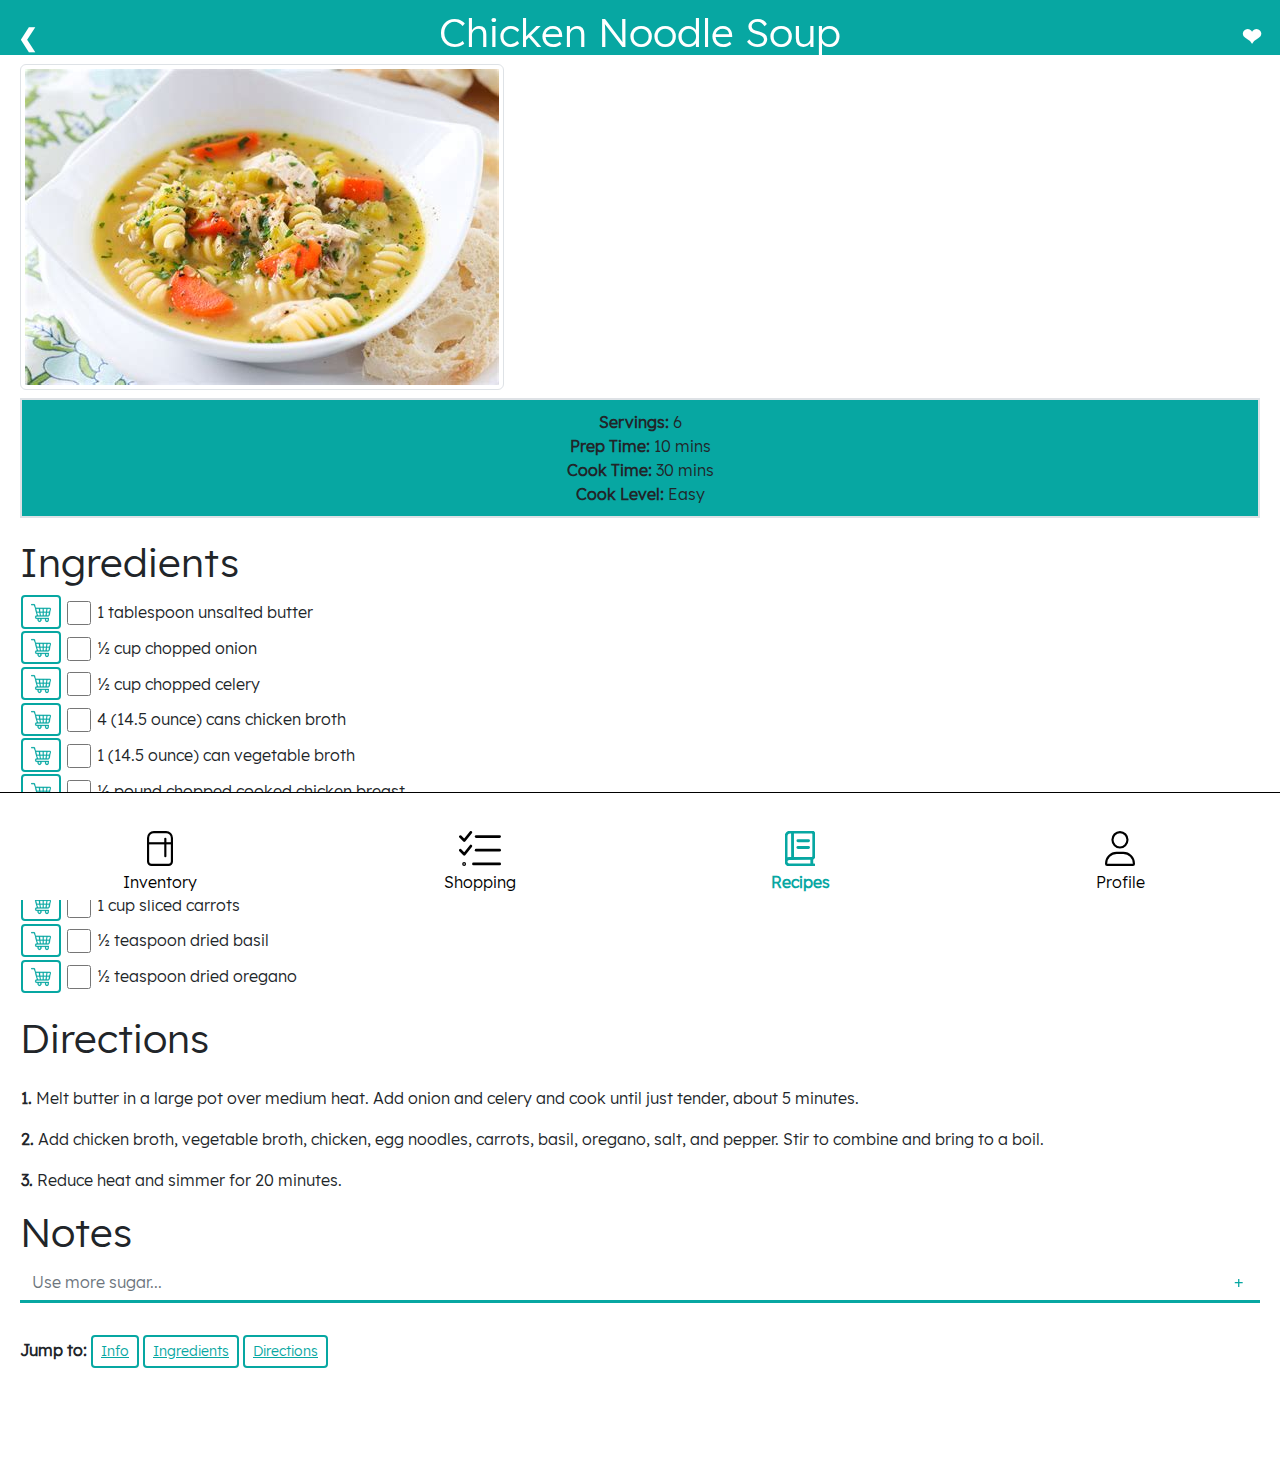
<file: recipes/chickennoodlesoup.html>
<!DOCTYPE html>
<html>

<head>
  <title>Kitchen Kompanian</title>
  <meta charset="utf-8">
  <meta name="viewport" content="width=device-width, initial-scale=1">
  <script src="https://ajax.googleapis.com/ajax/libs/jquery/3.6.0/jquery.min.js"></script>
  <script src="../bootstrap/bootstrap.bundle.min.js"></script>
  <script src="./script.js"></script>
  <link href="../bootstrap/bootstrap.min.css" rel="stylesheet">
  <link href="../styles.css" rel="stylesheet">
  <link href="./recipe.css" rel="stylesheet">
</head>

<body>
  <!-- Top Nav Bar -->
  <div id="recipe-page" class="main-page">
    <nav class="navbar bg-light fixed-top heading">
      <div class="container-fluid">
        <a href="../recipe.html">
          <button class="back-btn">
            ❮
          </button>
        </a>  
        <!-- Updates navbar to say the item name -->
        <h1>Chicken Noodle Soup</h1>
        <button class="fav-btn" id="soup-fav" onclick="favorite('soup-fav')">❤</button> 
      </div>
    </nav>
  </div>

  <!-- Body -->
<br>
  <div class="recipe-body">
    <div class="recipe-info" id="info">
      <img src="../static/chicken_noodle_soup_wide.jpg" class="rounded border-3 img-thumbnail" alt="chicken noodle soup recipe">
      <br>
      <div class="recipe-details border border-2 mt-2">
        <b>Servings: </b>6
        <br>
        <b>Prep Time: </b>10 mins
        <br>
        <b>Cook Time: </b>30 mins
        <br>
        <b>Cook Level: </b>Easy
        <br>
      </div>
    </div>

    <div class="recipe-ingredients" id="ingredients">
      <h1>Ingredients</h1>
      <table id="ingredients-list">
        <tr>
          <td class="plus">
            <button id="row1-plus" onclick="addToLocalStorage('row1')" class="plus-btn btn btn-sm input-group-append">
              <img src="../static/shopping-cart.png" height="20px" width="20px">
            </button>
          </td> 
          <td class="check">
            <input type="checkbox" class="check" id="row1" onchange="todoChecked('row1')">
          </td>
          <td id="row1-text">1 tablespoon unsalted butter</td>
        </tr>

        <tr>
          <td class="plus">
            <button id="row2-plus" onclick="addToLocalStorage('row2')" class="plus-btn btn btn-sm input-group-append">
              <img src="../static/shopping-cart.png" height="20px" width="20px">
            </button>
          </td> 
          <td class="check">
            <input type="checkbox" class="check" id="row2" onchange="todoChecked('row2')">
          </td>
          <td id="row2-text">½ cup chopped onion</td>
        </tr>

        <tr>
          <td class="plus">
            <button id="row3-plus" onclick="addToLocalStorage('row3')" class="plus-btn btn btn-sm input-group-append">
              <img src="../static/shopping-cart.png" height="20px" width="20px">
            </button>
          </td> 
          <td class="check">
            <input type="checkbox" class="check" id="row3" onchange="todoChecked('row3')">
          </td>
          <td id="row3-text">½ cup chopped celery</td>
        </tr>

        <tr>
          <td class="plus">
            <button id="row4-plus" onclick="addToLocalStorage('row4')" class="plus-btn btn btn-sm input-group-append">
              <img src="../static/shopping-cart.png" height="20px" width="20px">
            </button>
          </td> 
          <td class="check">
            <input type="checkbox" class="check" id="row4" onchange="todoChecked('row4')">
          </td>
          <td id="row4-text">4 (14.5 ounce) cans chicken broth</td>
        </tr>

        <tr>
          <td class="plus">
            <button id="row5-plus" onclick="addToLocalStorage('row5')" class="plus-btn btn btn-sm input-group-append">
              <img src="../static/shopping-cart.png" height="20px" width="20px">
            </button>
          </td> 
          <td class="check">
            <input type="checkbox" class="check" id="row5" onchange="todoChecked('row5')">
          </td>
          <td id="row5-text">1 (14.5 ounce) can vegetable broth</td>
        </tr>

        <tr>
          <td class="plus">
            <button id="row6-plus" onclick="addToLocalStorage('row6')" class="plus-btn btn btn-sm input-group-append">
              <img src="../static/shopping-cart.png" height="20px" width="20px">
            </button>
          </td> 
          <td class="check">
            <input type="checkbox" class="check" id="row6" onchange="todoChecked('row6')">
          </td>
          <td id="row6-text">½ pound chopped cooked chicken breast</td>
        </tr>

        <tr>
          <td class="plus">
            <button id="row7-plus" onclick="addToLocalStorage('row7')" class="plus-btn btn btn-sm input-group-append">
              <img src="../static/shopping-cart.png" height="20px" width="20px">
            </button>
          </td> 
          <td class="check">
            <input type="checkbox" class="check" id="row7" onchange="todoChecked('row7')">
          </td>
          <td id="row7-text">1 ½ cups egg noodles</td>
        </tr>

        <tr>
          <td>
          </td>
          <td>
          </td>
          <td>
            <p style="color: red">This ingrdedient is not gluten free!</p>
          </td>
        </tr>

        <tr>
          <td class="plus">
            <button id="row8-plus" onclick="addToLocalStorage('row8')" class="plus-btn btn btn-sm input-group-append">
              <img src="../static/shopping-cart.png" height="20px" width="20px">
            </button>
          </td> 
          <td class="check">
            <input type="checkbox" class="check" id="row8" onchange="todoChecked('row8')">
          </td>
          <td id="row8-text">1 cup sliced carrots</td>
        </tr>

        <tr>
          <td class="plus">
            <button id="row9-plus" onclick="addToLocalStorage('row9')" class="plus-btn btn btn-sm input-group-append">
              <img src="../static/shopping-cart.png" height="20px" width="20px">
            </button>
          </td> 
            <td class="check">
              <input type="checkbox" class="check" id="row9" onchange="todoChecked('row9')">
            </td>
            <td id="row9-text">½ teaspoon dried basil</td>
        </tr>

        <tr>
          <td class="plus">
            <button id="row10-plus" onclick="addToLocalStorage('row10')" class="plus-btn btn btn-sm input-group-append">
              <img src="../static/shopping-cart.png" height="20px" width="20px">
            </button>
          </td> 
            <td class="check">
              <input type="checkbox" class="check" id="row10" onchange="todoChecked('row10')">
            </td>
            <td id="row10-text">½ teaspoon dried oregano</td>
        </tr>
    
      </table>
    </div>

    <div class="recipe-steps" id="directions">
      <h1>Directions</h1>
      <table class="directions-list">
        <tr>
          <td id="step-1" onclick="crossOut('step-1')"> <b>1.</b> Melt butter in a large pot over medium heat. Add onion and celery and cook until just tender, about 5 minutes. </td>
        </tr>
        
        <tr>
          <td id="step-2" onclick="crossOut('step-2')"> <b>2.</b>  Add chicken broth, vegetable broth, chicken, egg noodles, carrots, basil, oregano, salt, and pepper. Stir to combine and bring to a boil. </td>
        </tr>

        <tr>
          <td id="step-3" onclick="crossOut('step-3')"> <b>3.</b>  Reduce heat and simmer for 20 minutes.  </td>
        </tr>

      </table>
    </div>

    <div class="recipe-notes">
      <h1>Notes</h1>
      <div class="recipe-search-bar input-group mb-2">
        <input type="text" class="form-control recipe-searchbar" id="notes-input" placeholder="Use more sugar...">
        <button id="add" class="input-group-text search-button btn btn-outline-success" onclick="addNote('soup')">
          +
        </button>
      </div>

      <ul class="notes-list list-group">
      </ul>

    </div>

    <br>
    <div class="recipe-floating-bottom">
      <b>Jump to: </b>
      <button type="button" class="recipe-btm-buttons btn btn-secondary btn-sm"><a href="#info">Info</a></button>
      <button type="button" class="recipe-btm-buttons btn btn-secondary btn-sm"><a href="#ingredients">Ingredients</a></button>
      <button type="button" class="recipe-btm-buttons btn btn-secondary btn-sm"><a href="#directions">Directions</a></button>
    </div>

    <br>
    <br>
    <br>
    <br>
  </div>

  <!-- Bottom Nav Bar -->
  <nav class="main-nav">
    <a class="nav-item" href="../inventory.html">
      <img class="nav-icon" src="..\static\icons\refrigerator.svg">
      <div class="nav-label">Inventory</div>
    </a>
    <a class="nav-item" href="../shopping.html">
      <img class="nav-icon" src="..\static\icons\listcheck.svg">
      <div class="nav-label">Shopping</div>
    </a>
    <a class="nav-item active" href="../recipe.html">
      <img class="nav-icon" src="..\static\icons\book-active.svg">
      <div class="nav-label">Recipes</div>
    </a>
    <a class="nav-item" href="..\profile.html">
      <img class="nav-icon" src="..\static\icons\user.svg">
      <div class="nav-label">Profile</div>
    </a>
  </nav>
  <div id="fake-keyboard" class="sticky-bottom" style="display: none;">
    <img src="../static/on-screen-keyboard-light.jpg" alt="" width="100%;" height="100%;">
  </div>

</body>

<script>
  
if (window.localStorage['notes-soup'] != null){
    var prevNotes = window.localStorage['notes-soup'].split(";")
    for (var i of prevNotes){
        console.log(i)
        if (i != ""){
          addNote('soup',i, false)
        }
      }
}

if (window.localStorage['soup-fav'] == null || window.localStorage['soup-fav'] == 'false'){
  window.localStorage['soup-fav'] = 'false' 
} else {
  var btn = document.getElementById('soup-fav')
  btn.classList.add('fav-btn-selected')
}

const other = document.getElementById("notes-input");
console.log(other)
if (other != null){
    other.addEventListener("focusin", function() {
        document.getElementById("fake-keyboard").style.display = "block";
        window.scrollBy(0, 150);
    }); 
    other.addEventListener("focusout", function() {
        document.getElementById("fake-keyboard").style.display = "none";
    }); 
}

</script>

</html>
</file>
<file: styles.css>
@font-face {
  font-family: Lexend;
  src: url(static/fonts/Lexend-Regular.ttf);
}

body {
  margin: 0;
  font-family: Lexend, sans-serif;
}

#header{
  /*Very top of page*/
  background-color: #07a7a2;
  height: 55px;
  position: sticky;
  top: 0;
}
#title{
  /*Current page's name*/
  color: #fff;
  font-family: Lexend, sans-serif;
  text-align: center;
  font-size: 20pt;
  margin-top: 0;
  margin-bottom: 0;
  padding-top: 2%;
}

.heading {
  font-size: 20pt !important; 
  /* padding-bottom: 0.5rem;
  border-bottom: 1px solid black; */
  color: white !important;
  background-color: #07a7a2 !important;
  font-weight: bold !important;
}

h2, h3 {
  color: black;
}

.back-btn {
  font-size: 18pt !important;
  font-weight: bold !important;
  color: white !important;
  background: none;
  border: none;
}

.page {
  height: 88%;
  overflow: auto;
}

.main-nav {
  margin: 0;
  padding: 0;
  position: fixed;
  bottom: 0;
  width: 100%;
  height: 12%;
  overflow: hidden;
  display: flex;
  justify-content: center;
  text-align: center;
  background: white;
  border-top: 1px solid black;
}

.nav-item {
  width: 25%;
  padding-top: 3%;
  color: black;
  text-decoration: none;
  /* Add Hover Change */
}

.nav-item .nav-label {
  display: block;
  color: inherit;
  text-decoration: none;
}

.nav-item .nav-icon {
  height: 50%;
  margin-bottom: 3pt;
}
  
.active {
  color: #07a7a2;
  font-weight: bold;
}
</file>
<file: inventory.css>
body {
  background-color: #fff;
  margin: 0;
  padding: 0;
}

h1 {
  margin: 0;
  padding: 0;
  margin-bottom: 4px;
  font-weight: 400;
  font-size: 28px;
}

h3 {
  margin: 25px;
  margin-bottom: 0px;
  padding: 0;
}

h4 {
  margin: 5px;
}

.main-page {
  background-color: #07a7a2;
  color: #eeeeee;
  text-align: center;
  padding: 5px;
}

.item-rows {
  padding: 0;
  margin: 0;
}

.inv-card {
  box-shadow: 0 4px 8px 0 rgba(0, 0, 0, 0.2);
  transition: 0.3s;
  margin: 25px;
  margin-right: 0px;
  margin-bottom: 0px;
  border-radius: 6px;
}

.inv-card:hover {
  box-shadow: 0 8px 16px 0 rgba(0, 0, 0, 0.2);
}

.container {
  margin: 0;
  padding: 2px 8px;
  text-align: center;
}

ul {
  list-style: none;
  list-style-type: none;
  display: flex;
  position: relative;
  padding: 0;
  margin: 0;
  overflow-x: auto;
  -ms-overflow-style: none;
  scrollbar-width: none;
  padding-bottom: 20px;
  margin-right: 25px;
}

#ul::-webkit-scrollbar {
  display: none;
  -webkit-overflow-scrolling: touch;
}

li {
  min-width: 40%;
  width: 100%;
}

.inv-small img {
  object-fit: cover;
  height: 100px;
  border-radius: 5px;
  width: 100%;
}

.hide {
  width: 25px;
}

.but {
  border: none;
  font-weight: 900;
  border-radius: 5px;
  padding: 5px;
  padding-left: 8px;
  padding-right: 8px;
}

.add {
  height: 30px;
  width: 30px;
  font-size: 22px;
  padding: 0;
  position: absolute;
  right: 10px;
  top: 10px;
}

.mag {
  height: 30px;
  width: 30px;
  font-size: 14px;
  padding: 0;
  position: absolute;
  right: 50px;
  top: 10px;
  background-color: #000000dd;
}

.vertical-align {
  vertical-align: center;
}

.center {
  text-align: center;
}

.large {
  position: absolute;
  top: 0px;
  background-color: white;
  width: calc(100% - 100px);
  height: calc(100% - 175px);
  padding: 25px;
}

#new_item {
  display: none;
  transition: 3s;
}

#info {
  display: none;
  transition: 3s;
}

#new_img {
  display: none;
}

#exst_new_img {
  display: none;
}

#old_img {
  border-radius: 5px;
  height: 75px;
  width: 75px;
  border: none;
  margin-bottom: 10px;
  object-fit: cover;
}

#exst_old_img {
  border-radius: 5px;
  height: 75px;
  width: calc(100% - 100px) !important;
  border: none;
  margin-bottom: 10px;
  object-fit: cover;
  right: 0;
  margin-top: -60px;
}

.right {
  text-align: right;
}

input {
  font-family: inherit;
  border: none;
  border-bottom: #07a7a2 solid 3px;
  margin-bottom: 25px;
  width: 67%;
}

#new_food {
  font-size: 18px;
  margin-bottom: 15px;
}

#exst_food {
  font-size: 18px;
  margin-bottom: 15px;
  border:none;
}

input:focus {
  outline: none !important;
}

.diet_tag, .exst_diet_tag {
  display: none;
}

.diet_tag + label, .exst_diet_tag + label {
  background-color: #eee;
  padding: 5px;
  padding-left: 8px;
  padding-right: 8px;
  border-radius: 5px;
  transition: 0.2s;
  margin-top: 25px;
}

.diet_tag:checked + label, .exst_diet_tag:checked + label {
  background-color: #07a7a2;
}

.cat_tag, .exst_cat_tag {
  display: none;
}

.cat_tag + label, .exst_cat_tag + label {
  background-color: #eee;
  padding: 5px;
  padding-left: 8px;
  padding-right: 8px;
  border-radius: 5px;
  transition: 0.2s;
}

.cat_tag:checked + label, .exst_cat_tag:checked + label {
  background-color: #07a7a2;
}

.add_label {
  height: 25px;
  width: 25px;
  margin-top: 15px;
  margin-bottom: 15px;
  padding: 0;
  transition: 0.2s;
}

.add_label:hover {
  background-color: #07a7a2;
}

.done {
  position: absolute;
  right: 16px;
  bottom: 16px;
  background-color: #07a7a2;
  font-size: 16px;
  font-weight: 400;
  padding-top: 2px;
  padding-bottom: 2px;
  border: 2px #07a7a2 solid;
}

.cancel {
  position: absolute;
  left: 16px;
  bottom: 16px;
  border: 2px #c44 solid;
  color: #c44;
  background-color: transparent;
  font-size: 16px;
  font-weight: 400;
  padding-top: 2px;
  padding-bottom: 2px;
}

.cancel:hover {
  background-color: #c44;
  color: #eee;
}

#new_qty {
  width: 25%;
}

#new_qty_unit {
  width: 25%;
}

#exst_qty {
  width: 25%;
}

#exst_qty_unit {
  width: 25%;
}

textarea {
  font-family: inherit;
  border: #07a7a2 solid 3px;
  width: 75%;
  border-radius: 5px;
}

#notes_lab {
  margin-top: 25px;
}

#date {
  width: 120px;
}

#close {
  height: 30px;
  width: 30px;
  font-size: 18px;
  padding: 0;
  left: 0;
  border: 2px #c44 solid;
  color: #c44;
  background-color: transparent;
  margin-bottom: 30px;
  margin-left: -9px;
  margin-top: -9px;
}

#change {
  height: 30px;
  width: 30px;
  font-size: 14px;
  padding: 0;
  margin: 0;
  left: 0;
  margin-top: 31px;
  margin-left: 16px;
  position: absolute;
  background-color: #07a7a2;
  color: #eee;
}

#delete {
  height: 30px;
  width: 30px;
  font-size: 14px;
  padding: 0;
  margin: 0;
  left: 0;
  margin-top: 66px;
  margin-left: 16px;
  position: absolute;
  background-color: #c44;
  color: #eee;
}


#essentials .inv-small {
  border: 2px #07a7a2 solid;
  box-shadow: none;
}

#essentials img {
  border-bottom: 2px #07a7a2 solid;
  border-radius: 5px;
  border-bottom-left-radius: 0;
  border-bottom-right-radius: 0;
}

#essentials .inv-small:hover {
  background-color: #07a7a2;
}


#dairy .inv-small {
  border: 2px #49c solid;
  box-shadow: none;
}

#dairy img {
  border-bottom: 2px #49c solid;
  border-radius: 5px;
  border-bottom-left-radius: 0;
  border-bottom-right-radius: 0;
}

#dairy .inv-small:hover {
  background-color: #49c;
}

.sticky-bottom {
  position: sticky;
  bottom: 0;
  z-index: 1020;
}
</file>
<file: profile_files/profile_style.css>
@font-face {
    font-family: Lexend;
    src: url(../static/fonts/Lexend-Regular.ttf);
  }

body{
    /*make content touch the edge of page*/
    padding: 0;
    margin: 0;
    background-color: #fff;
}
#header{
    /*Very top of page*/
    background-color: #07a7a2;
    height: 55px;
    position: sticky;
    top: 0;
}
#title{
    /*Current page's name*/
    color: #fff;
    font-family: Lexend, sans-serif;
    text-align: center;
    font-size: 20pt;
    margin-top: 0;
    padding-top: 2%;
}
#backButton{
    color: #fff;
    float: left;
    position: absolute;
    margin-top: 3%;
    margin-left: 3%;
    margin-right: 3%;
    margin-bottom: 0.5%;
}
#tophalf{
    /*contains profile picture and name*/
    background-color: #fff;
    width: 100%;
    padding-top: 4%;
    padding-bottom: 4%;
    border-bottom: #000 solid 2px;
}
.menu{
    margin-bottom: 20%;
    font-family: Lexend, sans-serif;
}
#household, #housebuttons{
    /*contains profile picture and name*/
    background-color: #fff;
    width: 100%;
}
.member{
    font-family: Lexend, sans-serif;
    font-size: 11pt;
    border-top: #707070 solid 1px;
    padding: 2%;
}
.member_name{
    font-size: 14pt;
}
.member_desc{
    clear: left;
    margin-left: 2%;
}
.ppic_house{
    float: left;
    margin-right: 3%;
}
.button{
    margin-left: 1%;
    padding: 3%;
    border-radius: 10px;
    font-size: 11pt;
    background-color: #fff;
    font-weight: bold;
    border: #07a7a2 solid 2px;
    color: #07a7a2;
}
.button:hover, .button:active{
    background-color: #d0d0d0;
    border: #07a7a2 solid 2px;
    color: #07a7a2;
}
.deleteMem{
    margin-left: 1%;
    padding: 3%;
    border-radius: 10px;
    font-size: 11pt;
    background-color: #fff;
    font-weight: bold;
    border: #ef4545 solid 2px;
    color: #ef4545;
}
.deleteMem:hover, .deleteMem:active{
    background-color: #d0d0d0;
    border: #9f4545 solid 2px;
    color: #9f4545;
}
label{
    margin-left: 1%;
    font-size: 14pt;
}
.addInputs{
    display: block;
    font-size: 14pt;
    margin: 0 auto;
    margin-top: 1%;
    width: 90%;
    font-family: Lexend, sans-serif;
}
.inputs{
    border-top: none;
    border-left: none;
    border-right: none;
    border-bottom: #07a7a2 solid 3px;
    font-size: 14pt;
    font-family: Lexend, sans-serif;
}
.textareas{
    border: #07a7a2 solid 3px;
}
.inputs:focus, .textareas:focus{
    outline: none;
}
#dropdown{
    font-family: Lexend, sans-serif;
    font-size: 14pt;
}
.addButtons{
    margin-left: 4%;
}
#imagecrop{
    /*crops the image into a circle*/
    width: 150px;
    height: 150px;
    display: block;
    overflow: hidden;
    border-radius: 50%;
    margin-left: auto;
    margin-right: auto;
}
#name{
    /*current user's name*/
    text-align: center;
    font-family: Lexend, sans-serif;
    margin-top: 5%;
    font-size: 14pt;
    font-weight: bold;
}
.menuButton{
    /*buttons on the lower half, Households, Settings, and Accounts*/
    background-color: #fff;
    width: 100%;
    padding-top: 4%;
    padding-bottom: 4%;
    border: none;
    font-size: 14pt;
    font-family: Lexend, sans-serif;
    border-bottom: #707070 solid 2px;
}
#firstButton{
    border-top: #707070 solid 2px;
}
.menuButton:hover, .menuButton:active{
    background-color: #d0d0d0;
}

#back{
    color: #000;
    text-decoration: none;
    font-family: Lexend, sans-serif;
    font-size: 11pt;
    margin-bottom: 2%;
}
#changeText{
    font-size: 11pt;
    text-align: center;
}
#change{
    margin-bottom: 20%;
}
.right-symbol{
    position: absolute;
    right: 0;
    margin-right: 3%;
}
.settingsInput{
    float: right;
    margin-right: 3%;
}
.settingsLabel, .settingsSect, #unimple{
    margin-left: 3%;
}
.settingsSect{
    font-size: 17pt;
    margin-top: 3%;
}
#finalSetting{
    margin-bottom: 4%;
}
/* Switch background */
.slideSwitch {
    position: relative;
    display: inline-block;
    width: 45px;
    height: 25px;
  }
  
  /* Hide checkbox */
  .slideSwitch input {
    opacity: 0;
    width: 0;
    height: 0;
  }
  
  /* Slider */
  .slideReplace {
    position: absolute;
    top: 0;
    left: 0;
    right: 0;
    bottom: 0;
    background-color: #ccc;
    -webkit-transition: .4s;
    transition: .4s;
    border-radius: 25px;
    cursor: pointer;
  }
  
  .slideReplace:before {
    position: absolute;
    content: "";
    height: 20px;
    width: 20px;
    left: 3px;
    bottom: 3px;
    background-color: #fff;
    -webkit-transition: .4s;
    transition: .4s;
    border-radius: 50%;
  }
  
  .hideCheck:checked + .slideReplace {
    background-color: #07a7a2;
  }
  
  .hideCheck:focus + .slideReplace {
    box-shadow: 0 0 1px #07a7a2;
  }
  
  .hideCheck:checked + .slideReplace:before {
    -webkit-transform: translateX(20px);
    -ms-transform: translateX(20px);
    transform: translateX(20px);
  }
</file>
<file: recipes/recipe.css>
.recipe-img {
    width: 100%;
    height: 100%;
}

.recipe-body {
    height: 80%;
    width: 100%;
    padding: 40px 20px;
    overflow: scroll;
}

.recipe-details {
    padding: 10px;
    text-align: center;
    background-color: #07a7a2;
}

.recipe-ingredients {
    padding: 20px 0px;
}

.directions-list {
    border-collapse: separate;
    border-spacing: 0 15px;
    padding-bottom: 50px 0px;
}

.recipe-floating-bottom {
    float: left;
}

.recipe-btm-buttons {
    opacity: 1;
    background-color: white !important;
    border-color: #07a7a2 !important;
}

.recipe-searchbar{
    border-width: 0px 0px 3px 0px !important;
    border-radius: 0px;
    border-color: #07a7a2 !important;
    font-size: 12pt;
}

.time-filter {
    border-width: 0px 0px 3px 0px !important;
    border-radius: 0px;
    border-color: #07a7a2 !important;
    font-size: 12pt;
    max-width: 50% !important;
}

.filter {
    border: solid;
    margin: 5px;
    padding: 5px;
    border-width: 1px !important;
    border-radius: 6px !important;
    border-color: gray;
}

.recipe-btm-buttons:hover {
    opacity: 1;
}

.check{
    padding: 5px;
    height: 24px;
    width: 24px;
    vertical-align: middle;
}

a {
    color: #07a7a2;
}

a:hover {
    color: aliceblue;
}


.btn, .btn-outline-info {
    border-color: #07a7a2 !important;
    color: #07a7a2 !important;
    background-size:contain;
    border-width: 2px !important;
}

.btn:hover, .btn-outline-info:hover, .btn-selected {
    background-color: #07a7a2 !important;
    color: aliceblue !important;
}

.search-button {
    border-width: 0px 0px 3px 0px !important;
    border-radius: 0px;
    border-color: #07a7a2 !important;
    width: 44px;
}

.added-to-list {
    background-color: #07a7a2 !important;
    color: aliceblue !important;
}

#button{
    width: 100%; 
}

#h3 {
    margin: 25px;
    margin-bottom: 0px;
    padding: 0;
    color: black;
}

.list-group-item {
    border-left: none;
    border-right: none;
    display: flex;
    align-items: center;
}

.list-group-item:first-child {
    border-radius: 0;
    border-top: none;
}

.list-group-item:last-child {
    border-radius: 0;
}

.btn-close{
    padding: 0;
    margin-left: auto;
}

.collapse-btn {
    font-weight: bold !important;
    color: black !important;
    background: none;
    border: none;
}

.heading {
    height: 55px
}

.fav-btn {
    font-size: 18pt !important;
    font-weight: bold !important;
    color: white !important;
    background: none;
    border: none;
}
  
.fav-btn:hover, .fav-btn-selected {
    font-size: 18pt !important;
    font-weight: bold !important;
    color: #fc3c3c !important;
    background: none;
    border: none;
}
</file>
<file: shopping/shopping.css>
.main-page {
    height: calc(88vh - 50px);
    overflow-y: scroll;
}

.list-heading {
    z-index: 2;
}

.list-name { 
    border: none;
    width: 60%;
    font-size: 17pt;
    z-index: 1;
    border-bottom: solid #07a7a2 3px
}
.list-name:focus-within { 
    outline: none;
}
.list-name:disabled { 
    background: none;
    color: black;
    border: none
}

.list-btn-holder {
    font-size: 13pt !important;
    font-weight: normal;
    float: right;
    vertical-align: middle;
    z-index: 3;
}

.edit-list {
    border-radius: 6px;
    border: solid #07a7a2 2px;
    background: none;
    color: #07a7a2;
    margin-top: 3px;
}

.delete-list {
    background: none;
    border: solid #ef4545 2px;
    border-radius: 6px;
    color: #ef4545;
    margin-top: 3px;
}

.list-group-item {
    border-left: none;
    border-right: none;
    display: flex;
    align-items: center;
}

.list-group-item:first-child {
    border-radius: 0;
    border-top: none;
}
.list-group-item:last-child {
    border-radius: 0;
}

.check {
    height: 24px;
    width: 24px;
    vertical-align: middle;
}

.list-item-label { 
    border: none;
}
.list-item-label:focus-within { 
    outline: none;
}

.list-item-qty { 
    width: 4em;
    border-color: rgba(0,0,0, .125);;
    border-radius: 5px;
    border-width: 1px;
    text-align: center;
    margin-left: auto;
    color: inherit;
}
.list-item-qty:focus-within { 
    outline: none;
}

.completed {
    text-decoration: line-through;
    color: gray
}

.completed > .list-item-label {
    color: gray
}

.btn-close{
    padding: 0;
    margin-left: auto;
}

.new-item {
    border-width: 0px 0px 3px 0px !important;
    border-radius: 0px;
    border-color: #07a7a2 !important;
    font-size: 12pt;
    background: none !important;
    padding-left: 2px;
}

.btn-add {
    color: #07a7a2;
    font-size: 20pt;
    padding-left: 18px;
    padding-right: 12px;
    background: none !important;
}

#new-list-icon {
    vertical-align: middle;
}

#new-list-btn {
    background-color: #07a7a2;
    font-weight: 500;
    border-color: #07a7a2; 
}

#header {
    z-index: 99;
}
</file>
